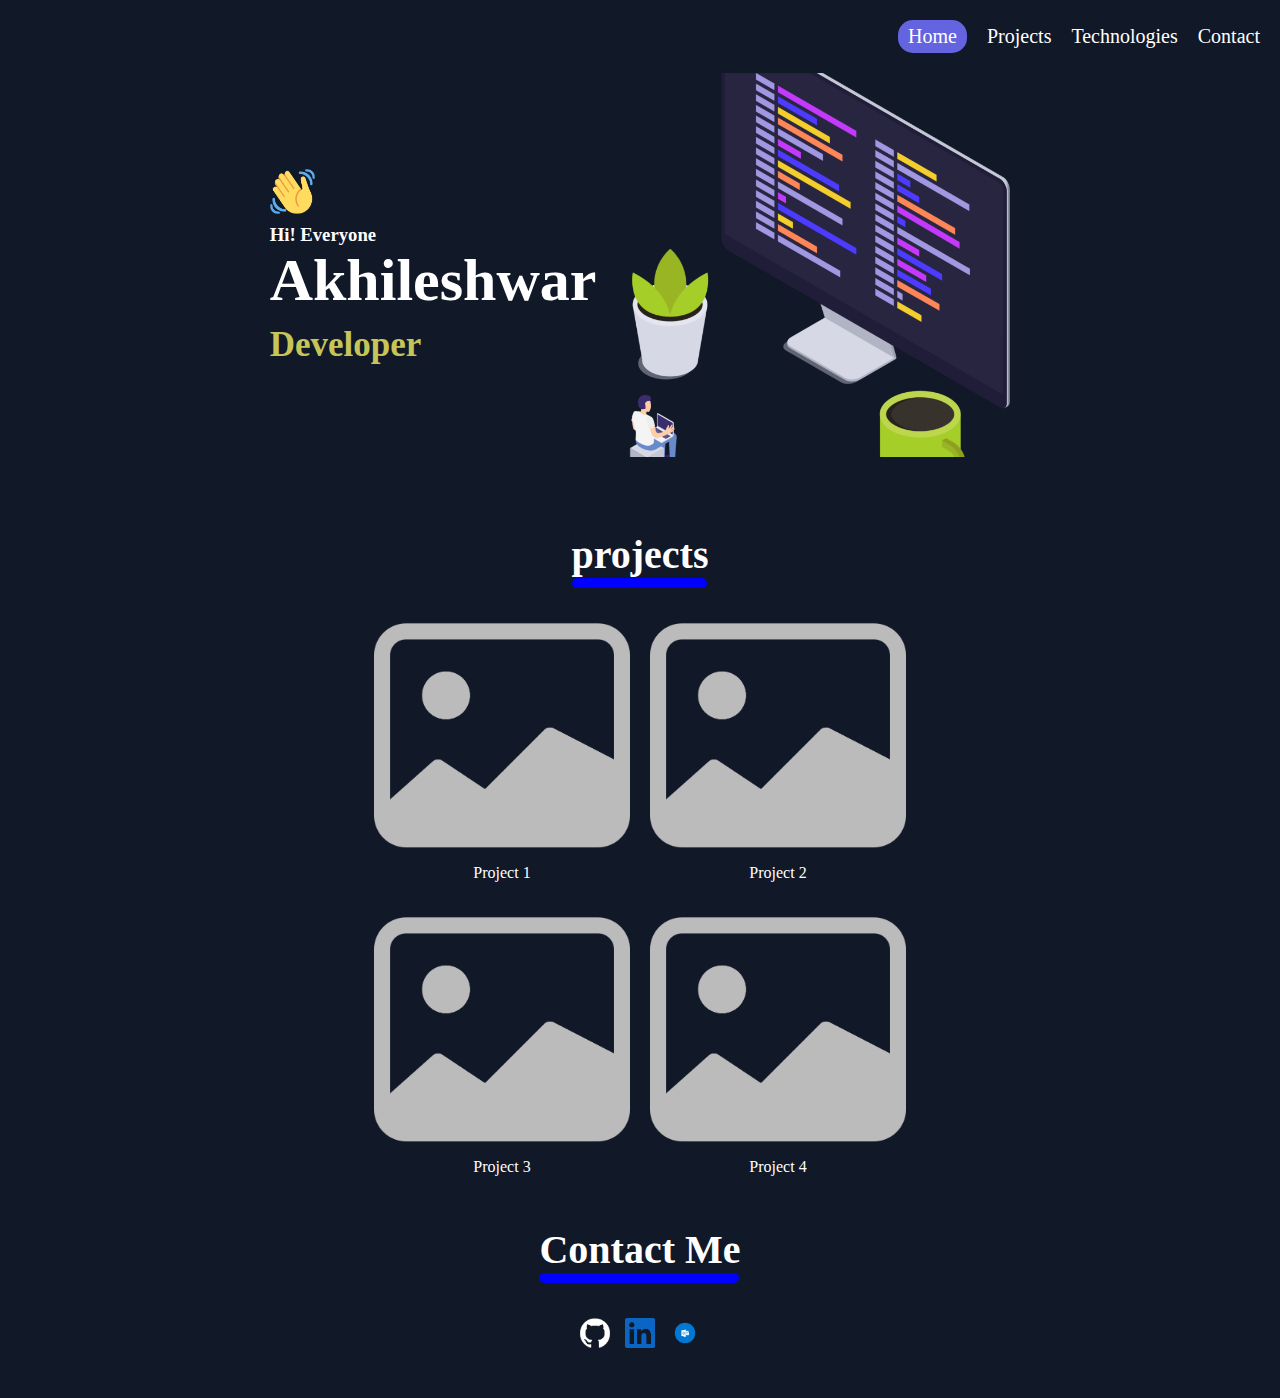
<file: 10 feb PJ/index.html>
<!DOCTYPE html>
<html lang="en">
<head>
    <meta charset="UTF-8">
    <meta http-equiv="X-UA-Compatible" content="IE=edge">
    <meta name="viewport" content="width=device-width, initial-scale=1.0">
    <link rel="stylesheet" href="style.css">
    <title>Document</title>
</head>
<body>
    <header>
        <nav>
            <ul>
                <li class="home-option">Home</li>
                <li>Projects</li>
                <li>Technologies</li>
                <li>Contact</li>
            </ul>
            <div>
                <img src="hambrger.png" alt="menu">
            </div>
        </nav>
        <section class="intro">
            <div class="intro-left">
                <div class="intro-line-1">
                    <img src="waving-hand.png" alt="hello">
                    <h3>Hi! Everyone</h3>
                </div>
                <div class="intro-line-2">
                    <h1>
                        Akhileshwar
                    </h1>
                    <h2>
                        Developer
                    </h2>
                </div>
            </div>
            <div class="intro-right">
                <img src="pc-image.png" alt="pc-image">
            </div>
        </section>
    </header>
    <main>
        <section class="projects">
            <div>
                <h1>
                    projects
                </h1>
                <div class="horizontal-divider"></div>
            </div>
            <div class="project-list">
                <div class="project">
                    <img src="image.png" alt="project-image">
                    <p>Project 1</p>
                </div>
                <div class="project">
                    <img src="image.png" alt="project-image">
                    <p>Project 2</p>
                </div>
                <div class="project">
                    <img src="image.png" alt="project-image">
                    <p>Project 3</p>
                </div>
                <div class="project">
                    <img src="image.png" alt="project-image">
                    <p>Project 4</p>
                </div>
            </div>
        </section>
    </main>
    <footer>
        <section class="contact">
            <div>
                <h1>
                Contact Me
            </h1>
            <div class="horizontal-divider-contact"></div>
        </div>
        <div class="socials">
            <img src="github.png" alt="socials">
            <img src="linkedin.png" alt="socials">
            <img src="outlook.png" alt="socials">
        </div>
        </section>
    </footer>
</body>
</html>
</file>
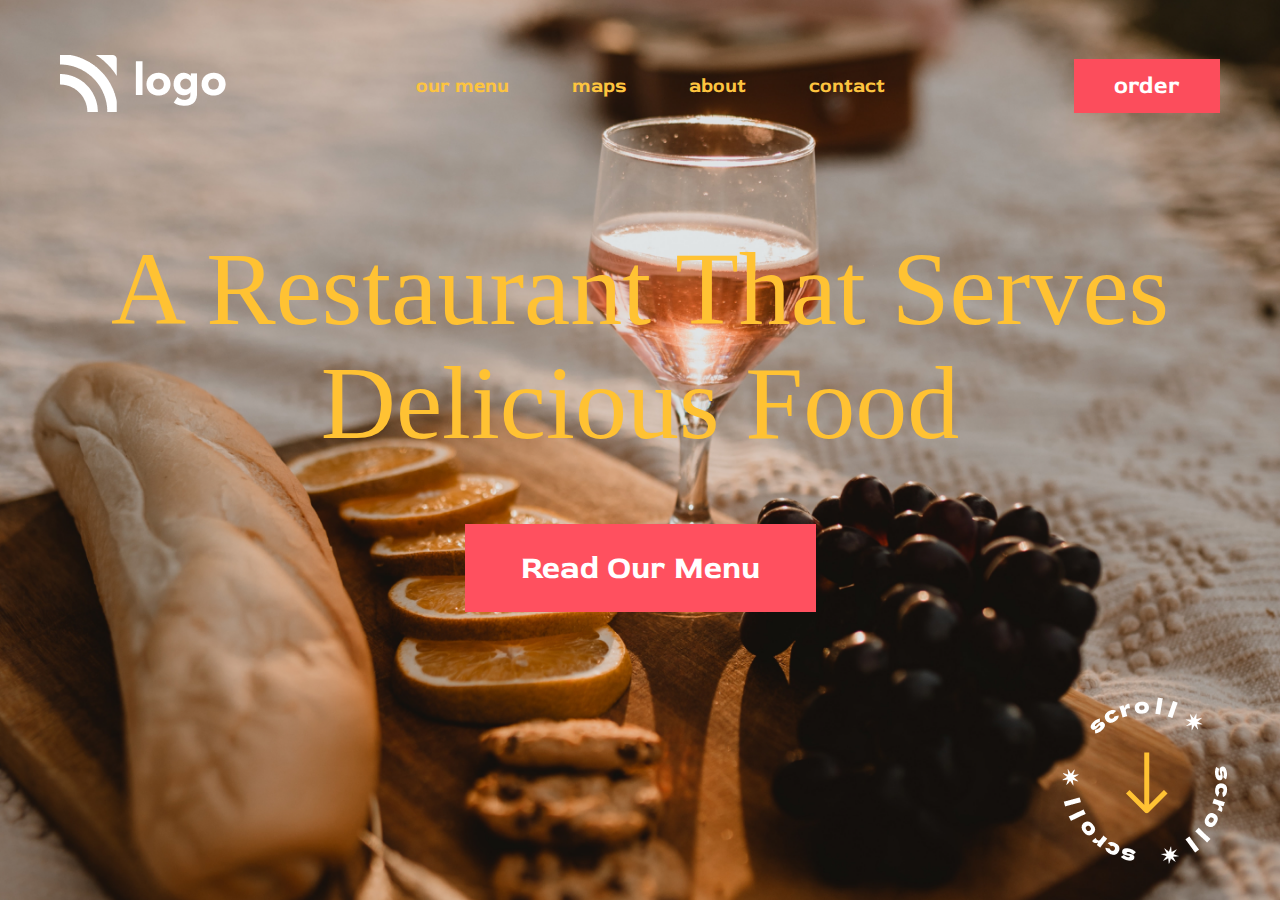
<file: project3/index.html>
<!DOCTYPE html>
<html lang="en">
<head>
    <meta charset="UTF-8">
    <meta http-equiv="X-UA-Compatible" content="IE=edge">
    <meta name="viewport" content="width=device-width, initial-scale=1.0">
    <link rel="stylesheet" href="style.css">
    <link rel="preconnect" href="https://fonts.googleapis.com">
    <link rel="preconnect" href="https://fonts.gstatic.com" crossorigin>
    <link href="https://fonts.googleapis.com/css2?family=Red+Rose:wght@300&display=swap" rel="stylesheet">
    <title>project 3</title>
</head>
<body>
    <div class="container">
        <section aria-label="navbar">
            <nav class="navbar">
                <div>
                    <img src="white-logo.png" alt="logo" class="logo">
                </div>
                <div>
                    <ul class="list">
                        <li class="list-item"><a href="#">our menu</a></li>
                        <li class="list-item"><a href="#">maps</a></li>
                        <li class="list-item"><a href="#">about</a></li>
                        <li class="list-item"><a href="#">contact</a></li>
                    </ul>
                </div>
                <div>
                    <button class="btn-small">order</button>
                </div>
            </nav>
        </section>
        <!-- hero section -->
        <section aria-label="hero">
            <div class="hero">
                <h1 class="hero-heading">A Restaurant That Serves Delicious Food</h1>
            <button class="btn-large">Read Our Menu</button>
            <div class="bottom">
                <div>
                    <img src="scrool.png" alt="">
                </div>
            </div>
           </div> 
        </section>
    </div>
</body>
</html>
</file>
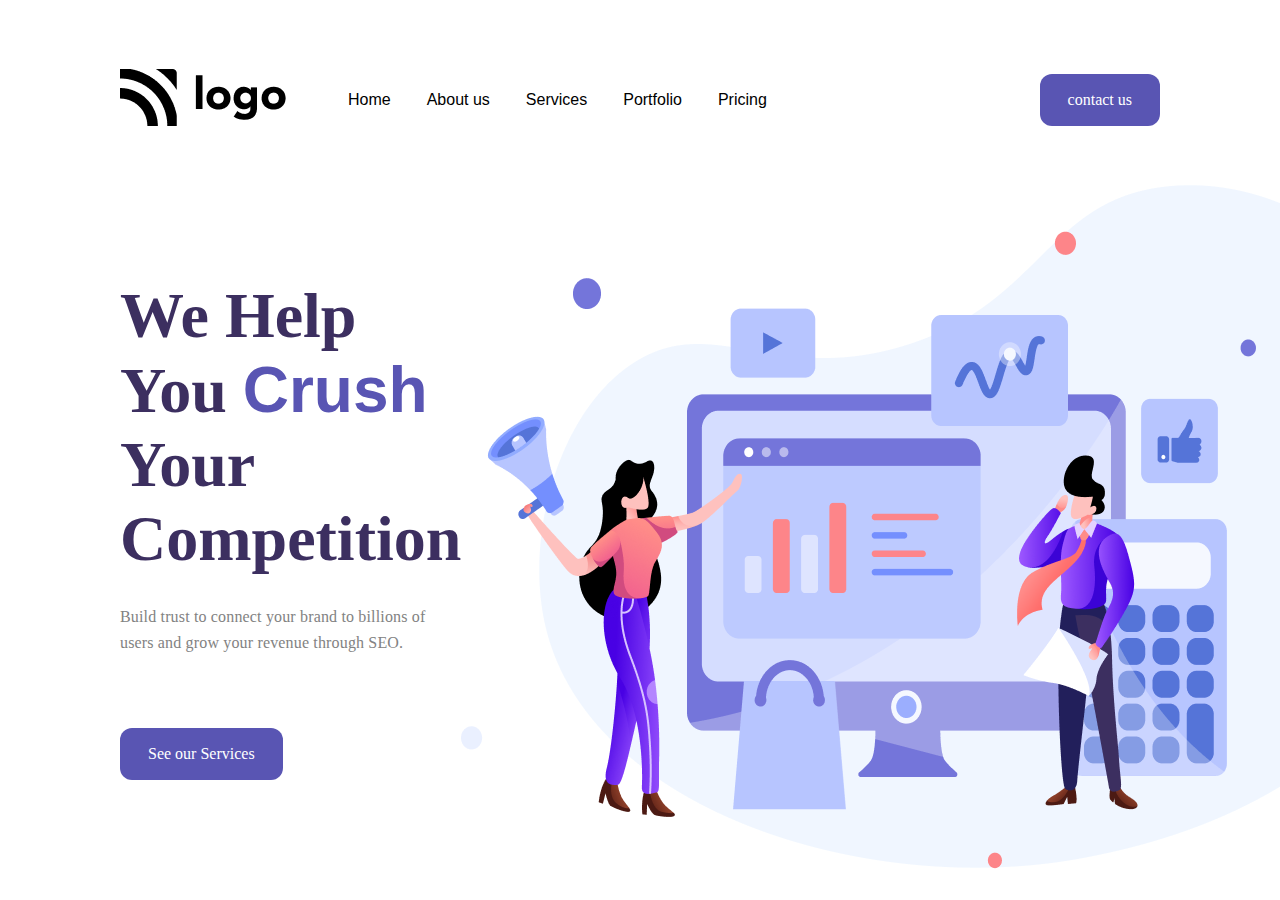
<file: project4/index.html>
<!DOCTYPE html>
<html lang="en">
<head>
    <meta charset="UTF-8">
    <meta http-equiv="X-UA-Compatible" content="IE=edge">
    <meta name="viewport" content="width=device-width, initial-scale=1.0">
    <link rel="stylesheet" href="style.css">
    <title>project 4</title>
</head>
<body>
    <div class="container">
        <section aria-label="navbar">
            <nav class="navbar-container">
                <div>
                    <img src="Logo.png" alt="logo" class="logo">
                </div>
                <div class="grow-list">
                    <ul class="list">
                        <li class="list-item">Home</li>
                        <li class="list-item">About us</li>
                        <li class="list-item">Services</li>
                        <li class="list-item">Portfolio</li>
                        <li class="list-item">Pricing</li>
                    </ul>
                </div>
                <div class="button-group">
                    <button class="nav-button">contact us</button>
                </div>
            </nav>
        </section>
        <!-- banner -->
        <section aria-label="banner">
            <div class="banner-container">
                <!-- left text -->
                <div>
                    <h1 class="heading-text"> We Help You <span>Crush</span> Your Competition</h1>
                    <p class="description">Build trust to connect your brand to billions of users and grow
                        your revenue through SEO.</p>
                        <button class="nav-button btn">See our Services</button>
                </div>
                <!-- right text -->
                <div>
                    <img src="Header Illustration.png" alt="illustrations"/>
                </div>
            </div>
        </section>
    </div>
</body>
</html>
</file>
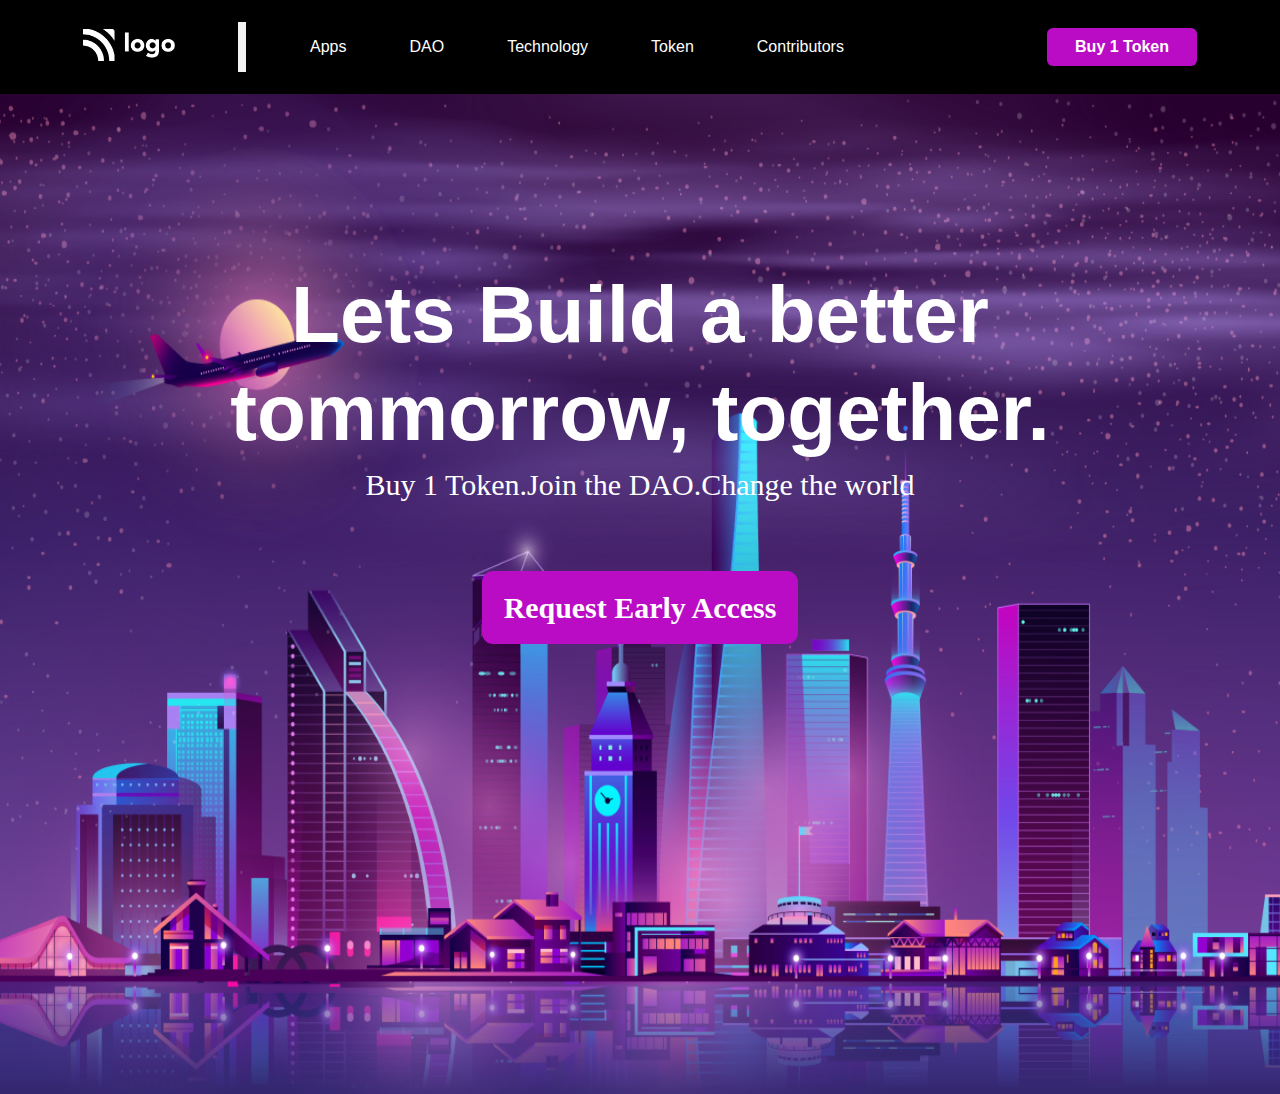
<file: project5/index.html>
<!DOCTYPE html>
<html lang="en">
<head>
    <meta charset="UTF-8">
    <meta http-equiv="X-UA-Compatible" content="IE=edge">
    <meta name="viewport" content="width=device-width, initial-scale=1.0">
    <link rel="stylesheet" href="style.css">
    <title>project 5</title>
</head>
<body>
    <div class="container">
        <section aria-label="navbar">
            <nav class="navbar">
                <div>
                    <img src="white-logo.png" alt="logo" class="logo"/>
                </div>
                <div class="line"></div>
                <div class="grow-list">
                    <ul class="list">
                        <li class="list-item">Apps</li>
                        <li class="list-item">DAO</li>
                        <li class="list-item">Technology</li>
                        <li class="list-item">Token</li>
                        <li class="list-item">Contributors</li>
                    </ul>
                </div>
                <div>
                    <button class="btn-small">Buy 1 Token</button>
                </div>
            </nav>
        </section>
        <!-- banner -->
        <section aria-label="hero">
            <div class="hero">
                <h1 class="hero-heading">Lets Build a better<br> tommorrow, together.</h1>
                <p class="class-description">Buy 1 Token.Join the DAO.Change the world</p>
                <button class="btn-large">Request Early Access</button>
            </div>
        </section>
    </div>
</body>
</html>
</file>
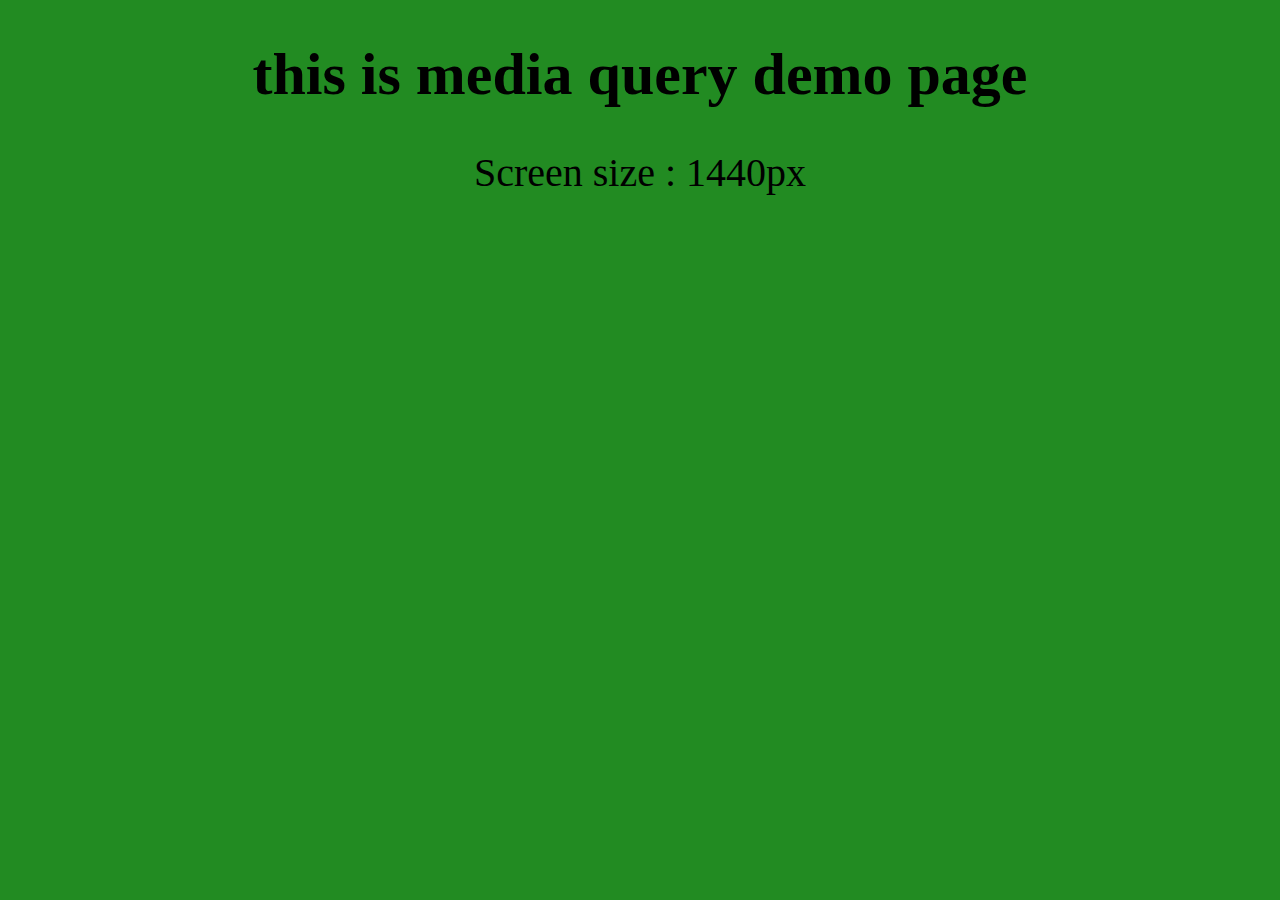
<file: responsive/index.html>
<!DOCTYPE html>
<html lang="en">
<head>
    <meta charset="UTF-8">
    <meta http-equiv="X-UA-Compatible" content="IE=edge">
    <meta name="viewport" content="width=device-width, initial-scale=1.0">
    <link rel="stylesheet" href="style.css">
    <title>Document</title>
</head>
<body>
    <h1>this is media query demo page</h1>
    <p class="laptop_large">Screen size : 1440px</p>
    <p class="laptop">Screen size : 1024px</p>
    <p class="tablet">Screen size : 768px</p>
    <p class="mobile">Screen size : 425px</p>
</body>
</html>
</file>
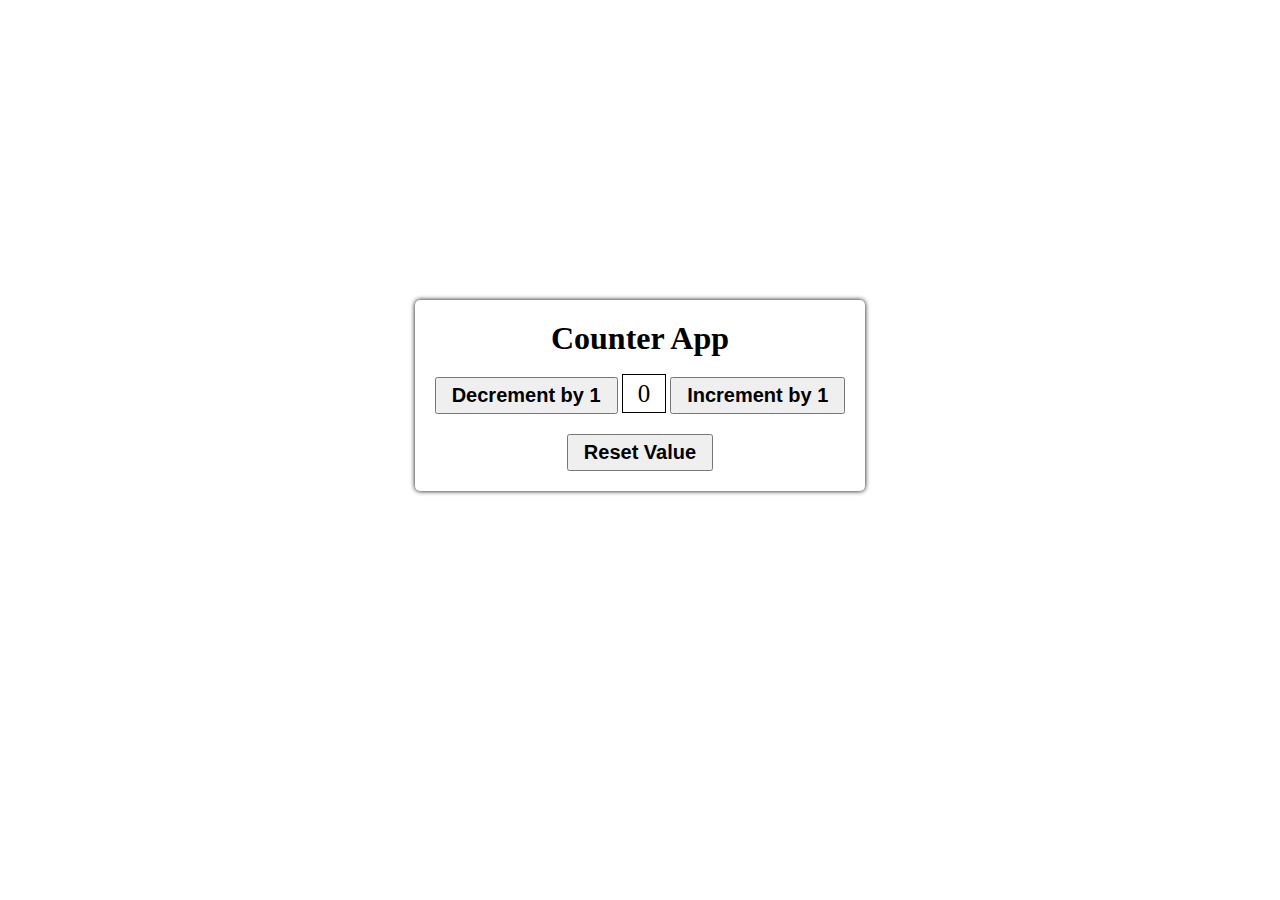
<file: DOM Assingment/counter pp/index.html>
<!DOCTYPE html>
<html lang="en">
  <head>
    <meta charset="UTF-8" />
    <meta http-equiv="X-UA-Compatible" content="IE=edge" />
    <meta name="viewport" content="width=device-width, initial-scale=1.0" />
    <title>Counter App</title>

    <!-- adding the css file -->
    <link rel="stylesheet" href="style.css" />
  </head>
  <body>
    <!-- for counter app card -->
    <div class="container">
      <h1>Counter App</h1>

      <div>
        <button id="decrementBtn">Decrement by 1</button>
        <span id="displayValue">0</span>
        <button id="incrementBtn">Increment by 1</button>
      </div >

      <!-- button to reset the value -->
      <button id="resetBtn">Reset Value</button>
    </div>
  </body>

  <!-- adding the js file -->
  <script src="./script.js"></script>
</html>
</file>
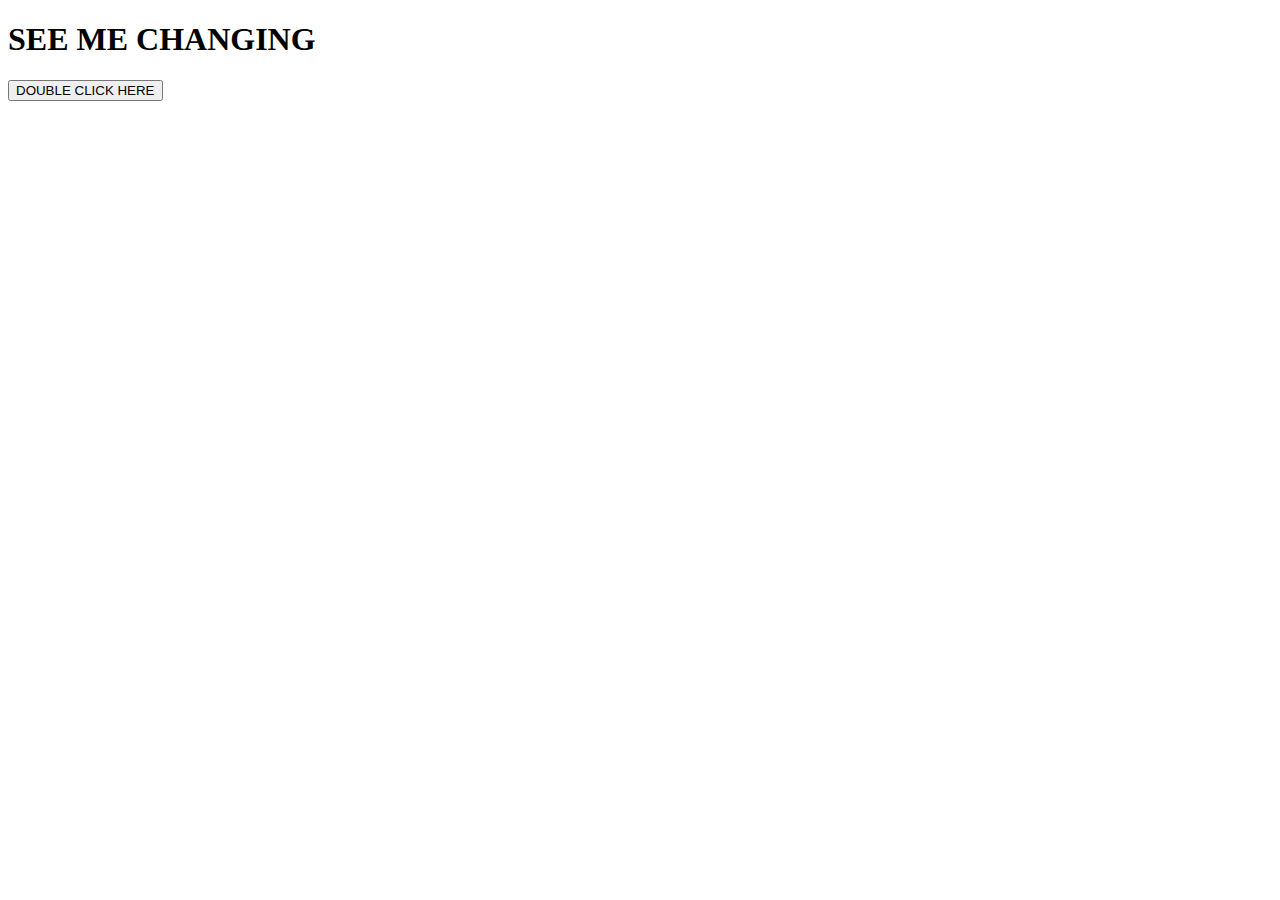
<file: DOM Assingment/double click/index.html>
<!DOCTYPE html>
<html lang="en">
<head>
    <meta charset="UTF-8">
    <meta http-equiv="X-UA-Compatible" content="IE=edge">
    <meta name="viewport" content="width=device-width, initial-scale=1.0">
    <title>Document</title>
</head>
<body>
    <h1 class="heading">SEE ME CHANGING</h1>
    <button id="dbclick" ondblclick="alertt()">DOUBLE CLICK HERE</button>
    <script>
        function alertt() {
            document.querySelector(".heading").innerHTML="welcome";
        }
    </script>
</body>
</html>
</file>
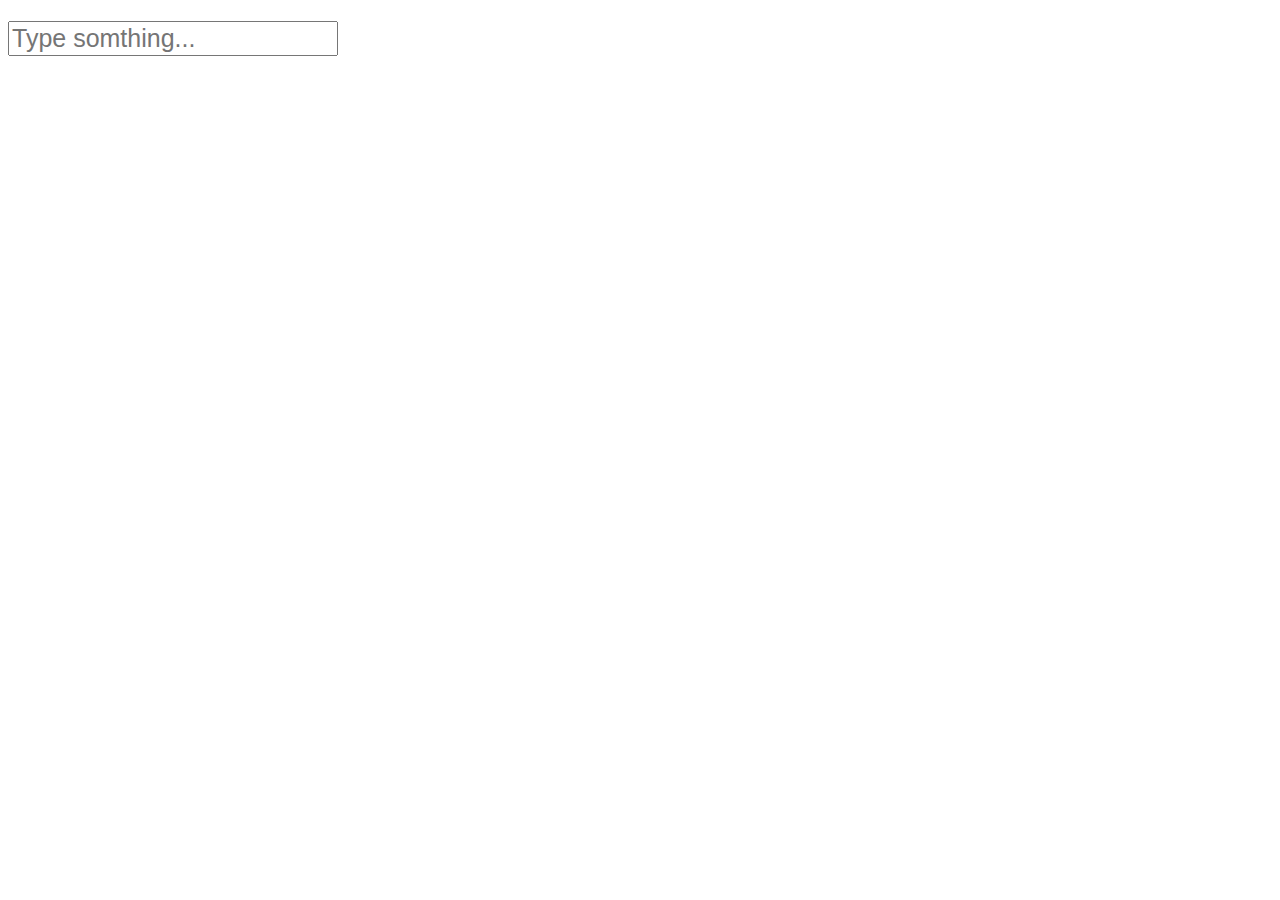
<file: DOM Assingment/key press/index.html>
<!-- <!DOCTYPE html>
<html lang="en">
<head>
    <meta charset="UTF-8">
    <meta http-equiv="X-UA-Compatible" content="IE=edge">
    <meta name="viewport" content="width=device-width, initial-scale=1.0">
    <title>Document</title>
</head>
<body>
    <h1 class="heading">SEE ME CHANGING</h1>
    <button id="dbclick" onkeypress="alertt()">PRESS KEY</button>
    <script>
        function alertt() {
            document.querySelector(".heading").innerHTML="KEY IS PRESSED SUCCESSFULLY";
        }
    </script>
</body>
</html> -->


<!DOCTYPE html>
<html lang="en">
<head>
    <meta charset="UTF-8">
    <meta http-equiv="X-UA-Compatible" content="IE=edge">
    <meta name="viewport" content="width=device-width, initial-scale=1.0">
    <title>KeyPress</title>
    <style>
        #display {
  color: red;
}

#input-box {
  font-size: 25px;
}

    </style>
</head>
<body>
    <div>
        <h1 id="display"></h1>
        <input id="input-box" type="text" placeholder="Type somthing..."/>
    </div>  
    <script>
        let inputBox = document.getElementById('input-box') 
let display = document.getElementById('display')


// // adding a keypress event listener to the inputbox
inputBox.addEventListener('keypress', function(e){
    display.innerText ="you have Pressed " + e.key
})
    </script>
</body>
</html>
</file>
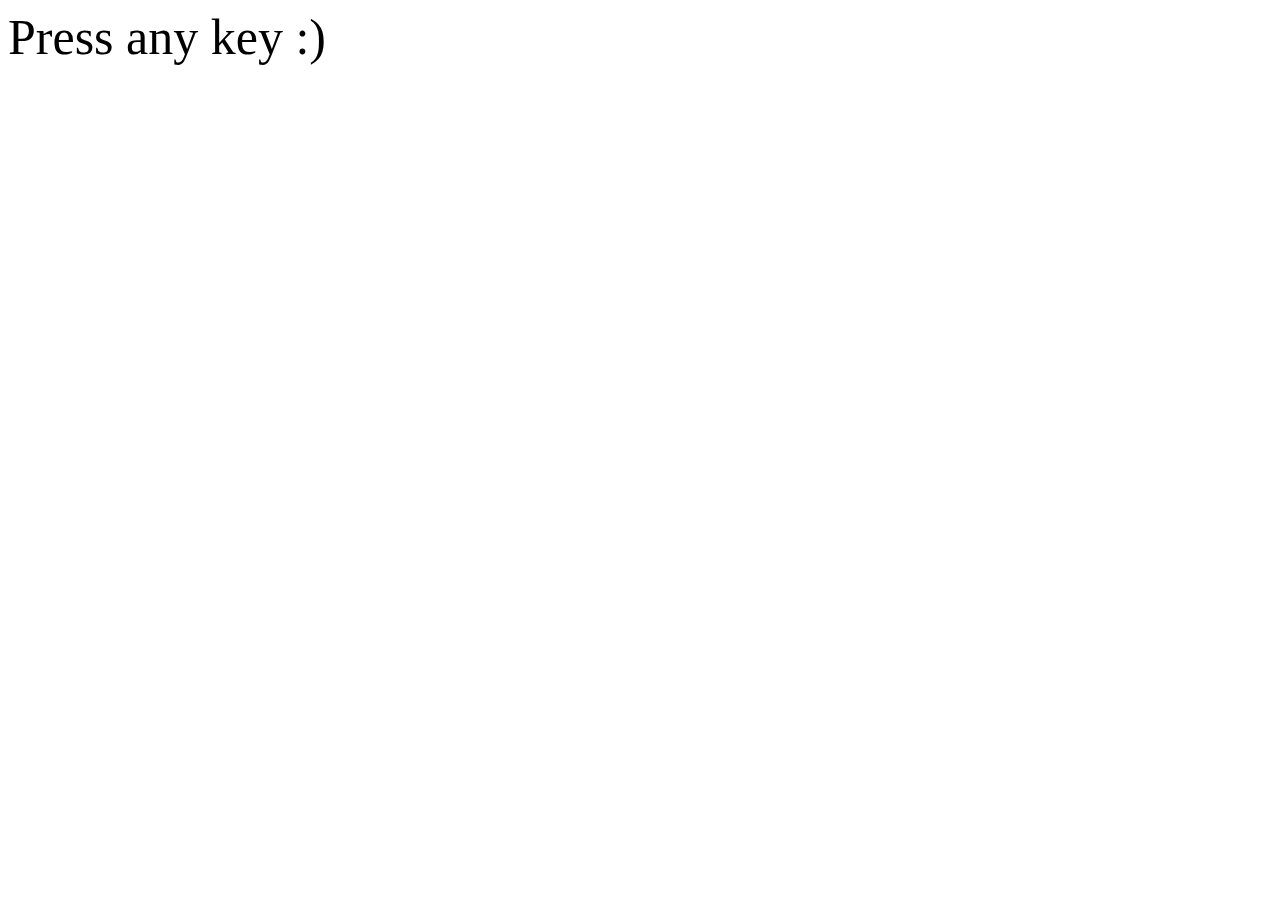
<file: DOM Assingment/keydown keyup/index.html>
<!DOCTYPE html>
<html lang="en">
<head>
    <meta charset="UTF-8">
    <meta http-equiv="X-UA-Compatible" content="IE=edge">
    <meta name="viewport" content="width=device-width, initial-scale=1.0">
    <title>keyDown</title>
    
    <style>
        #container {
  height: 100vh;
}

#display {
  font-size: 50px;
}

    </style>
</head>
<body>
    <div id="container">
        <div id="display">Press any key :)</div>
    </div>  
    <script>
// keydown and keyup event

// keydown
// The keydown event is fired when a key is pressed

//keyup
// The keyup event is fired when a key is released.

let container = document.getElementById("container");
let display = document.getElementById("display");

// adding a keydown event listener to the document
document.addEventListener("keydown", function (e) {
  display.style.color = "red";
  display.innerText = e.key + " is keyDown";
});

// adding a keyup event listener to the document
document.addEventListener("keyup", function (e) {
  display.style.color = "green";
  display.innerText = e.key + " is keyUp";
});
    </script>
</body>
</html>
</file>
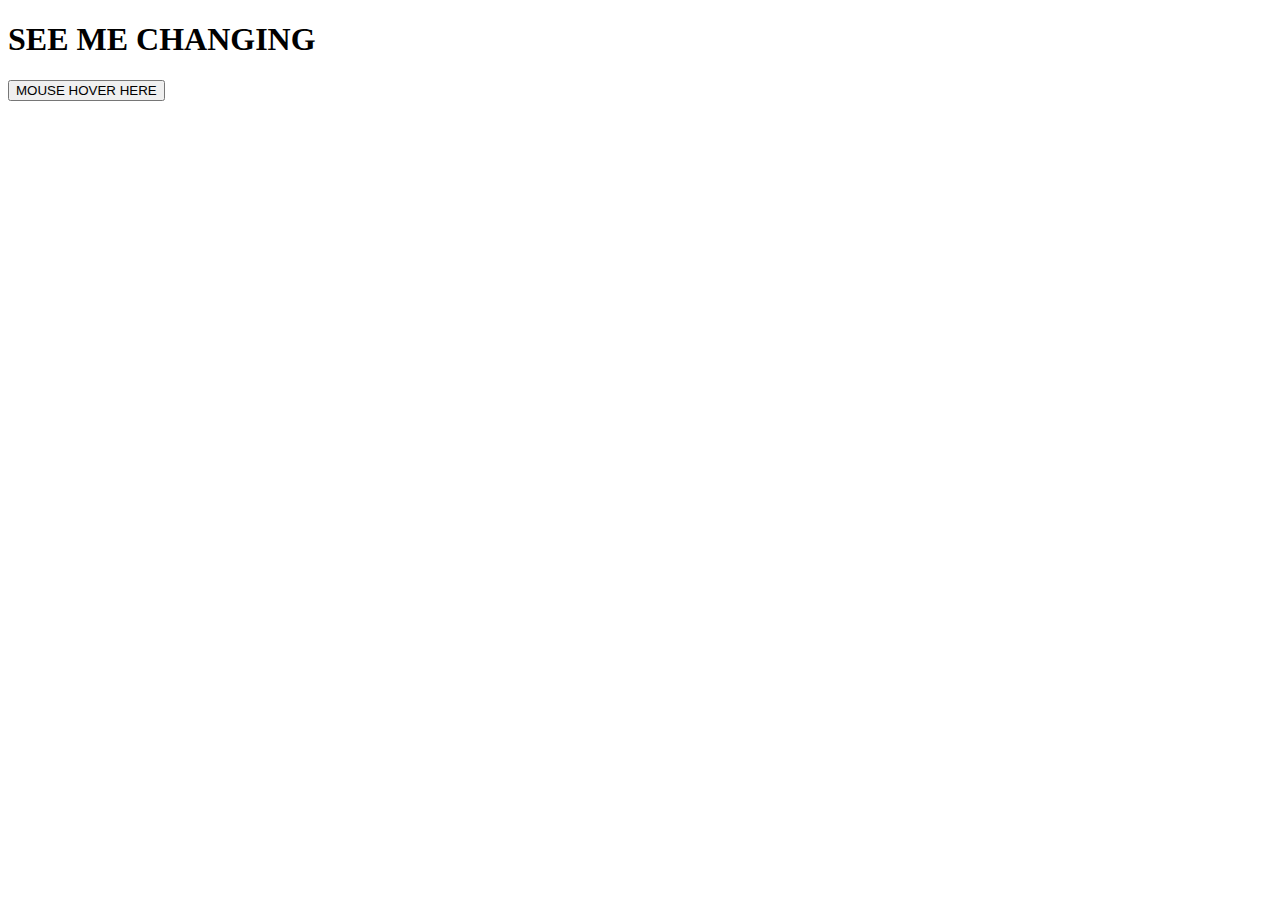
<file: DOM Assingment/mouseout/index.html>
<!DOCTYPE html>
<html lang="en">
<head>
    <meta charset="UTF-8">
    <meta http-equiv="X-UA-Compatible" content="IE=edge">
    <meta name="viewport" content="width=device-width, initial-scale=1.0">
    <title>Document</title>
</head>
<body>
    <h1 class="heading">SEE ME CHANGING</h1>
    <button id="dbclick" onmouseout="alertt()">MOUSE HOVER HERE</button>
    <script>
        function alertt() {
            document.querySelector(".heading").innerHTML="MOUSE OUT";
        }
    </script>
</body>
</html>
</file>
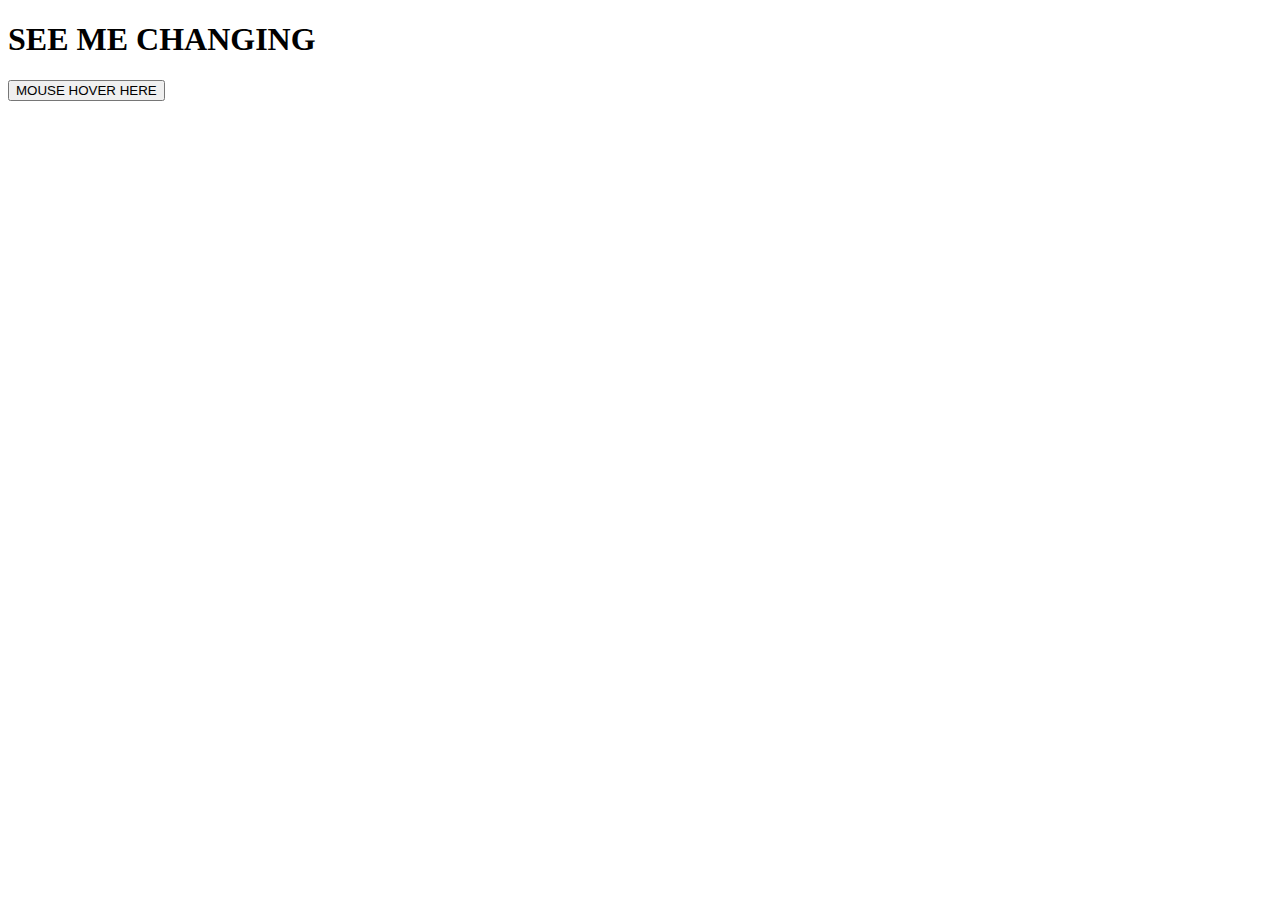
<file: DOM Assingment/mouseover/index.html>
<!DOCTYPE html>
<html lang="en">
<head>
    <meta charset="UTF-8">
    <meta http-equiv="X-UA-Compatible" content="IE=edge">
    <meta name="viewport" content="width=device-width, initial-scale=1.0">
    <title>Document</title>
</head>
<body>
    <h1 class="heading">SEE ME CHANGING</h1>
    <button id="dbclick" onmouseover="alertt()">MOUSE HOVER HERE</button>
    <script>
        function alertt() {
            document.querySelector(".heading").innerHTML="its done";
        }
    </script>
</body>
</html>
</file>
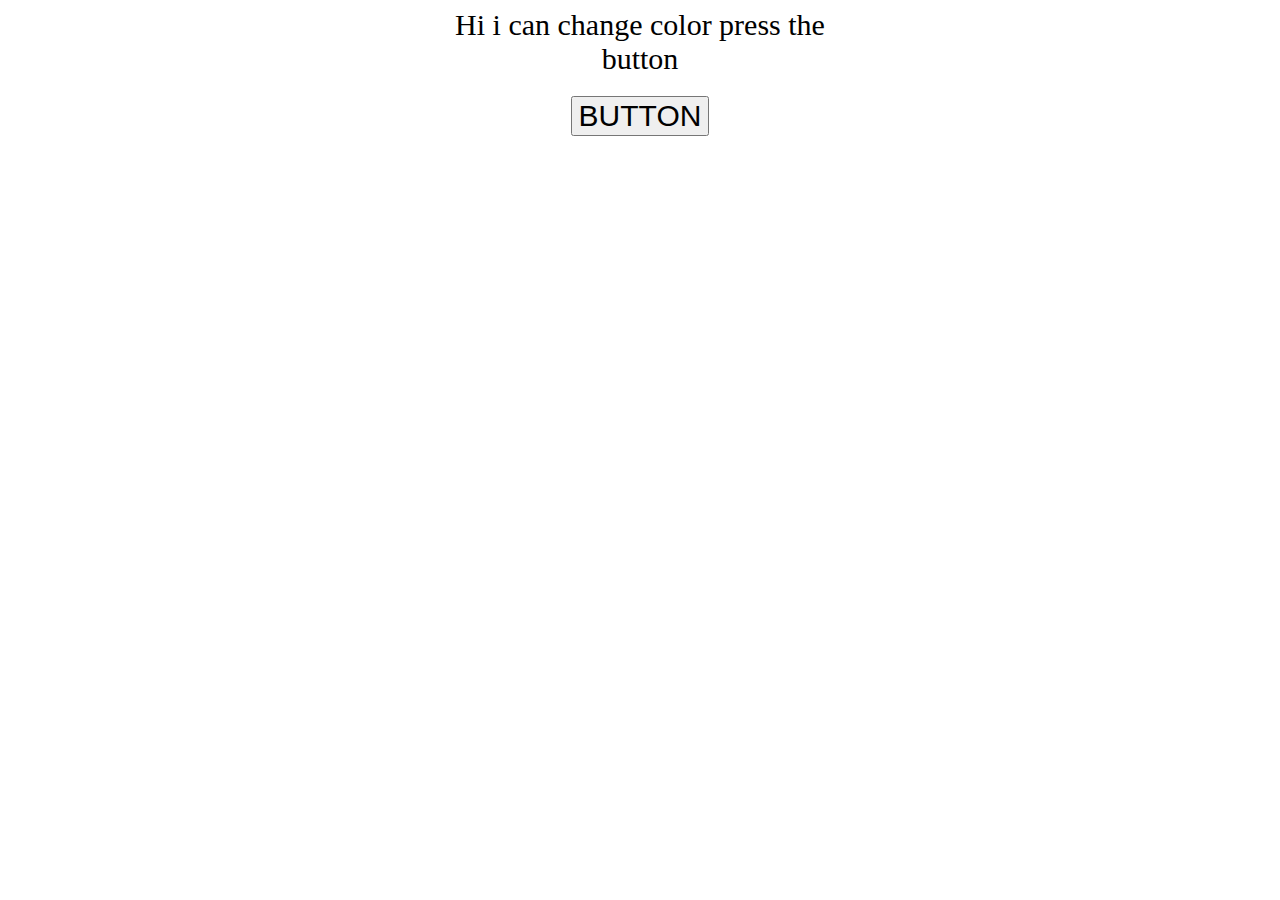
<file: DOM Assingment/onclick/index.html>
<!DOCTYPE html>
<html lang="en">
<head>
    <meta charset="UTF-8">
    <meta http-equiv="X-UA-Compatible" content="IE=edge">
    <meta name="viewport" content="width=device-width, initial-scale=1.0">
    <title>Document</title>
    <style>
        .box{
            font-size: 30px;
            display: flex;
            text-align: center;
            justify-content: center;;
        }
        .btn{
            font-size: 30px;
            display: flex;
            text-align: center;
            justify-content: center;
            text-align: center;
            margin: 20px auto;
        }
    </style>
</head>
<body>
    <div class="box">Hi i can change color press the<br> button</div>
    <button class="btn" onclick="changeColor()">BUTTON</button>
    <script>
        function changeColor() {
            document.querySelector('.box').style.color ='green';
        }
    </script>
</body>
</html>
</file>
<file: 10 feb PJ/style.css>
*{
    margin: 0;
    padding: 0;
    box-sizing: border-box;
    background-color: #111827;
    color: white;
}
img:hover{
    cursor: pointer;
}
nav{
    margin: 20px;
}
nav ul{
    display: flex;
    flex-direction: row;
    justify-content: right;
    align-items: center;
    gap: 20px;
}
nav>ul>li{
    list-style-type: none;
    font-size: 20px;
}
img[alt="menu"]{
    width: 20px;
    display: none;
}
.home-option{
    padding: 5px 10px;
    background: rgb(100, 100, 224);
    border-radius: 15px;
}
.intro{
    max-width: 100vw;
    margin: 20px;
    display: flex;
    flex-direction: row;
    justify-content: center;
    align-items: center;
    gap: 30px;
}
.intro-line-1{
    display: flex;
    flex-direction: column;
    justify-content: center;
    gap: 10px;
}
.intro-line-2{
    display: flex;
    flex-direction: column;
    justify-content: center;
    gap: 10px;
}
.intro-line-2 h1{
    font-size: 60px;
}
.intro-line-2 h2{
    font-size: 35px;
    color: rgb(197, 197, 89);
}
.projects{
    margin-top: 70px;
    display: flex;
    flex-direction: column;
    justify-content: center;
    align-items: center;
}
.projects div h1{
    font-size: 40px;
}
.horizontal-divider{
    height: 10px;
    width: 135px;
    background-color: blue;
    border-radius: 20px;
    margin-bottom: 20px;
}
.project-list{
    display: grid;
    grid-template-columns: 1fr 1fr;
    align-items: center;
    justify-content: center;
    row-gap: 20px;
    column-gap: 20px;
}
img[alt="hello"]{
    width: 45px;
}
img[alt="pc-image"]{
    width: 30vw;
}
img[alt="project-image"]{
    width: 20vw;
}
.project{
    display: flex;
    flex-direction: column;
    justify-content: center;
    align-items: center;
}
.contact{
    margin: 50px;
    display: flex;
    flex-direction: column;
    justify-content: center;
    align-items: center;
    gap: 15px;
}
.contact div h1{
    font-size: 40px;
}
.horizontal-divider-contact{
    height: 10px;
    width: 200px;
    background-color: blue;
    border-radius: 20px;
    margin-bottom: 20px;
}
.socials{
    display: flex;
    justify-content: center;
    align-items: center;
    gap: 15px;
}
img[alt="socials"]{
    width: 30px;
}
@media screen and (max-width: 576px) {
    nav ul{
        display: none;
    }
    img[alt="menu"]{
        display: block;
    }
    .intro{
        display: flex;
        flex-direction: column;
    }
    img[alt="pc-image"]{
        width: 60vw;
    }
    .intro-line-1{
        display: flex;
        flex-direction: column;
        justify-content: center;
        align-items: center;
        gap: 10px;
        font-size: 20px;
    }
    .intro-line-2 h1{
        font-size: 40px;
    }
    .intro-line-2 h2{
        font-size: 25px;
        text-align: center;
    }
    .project-list{
        display: grid;
        grid-template-columns: 1fr;
        align-items: center;
        justify-content: center;
        row-gap: 20px;
        column-gap: 20px; 
    }
    img[alt="project-image"]{
        width: 55vw;
    }
    .projects div h1{
        font-size: 35px;
    }
    .contact div h1{
        font-size: 35px;
    }
    .horizontal-divider-contact{
        height: 10px;
        width: 180px;
        background-color: blue;
        border-radius: 20px;
        margin-bottom: 20px;
    }
    

}
</file>
<file: project3/style.css>
*{
    margin: 0;
    padding: 0;
    box-sizing: border-box;
    font-family: "Red Rose", cursive;
}

body{
    width: 100%;
    height: 100%;
    background-image:url("pexels-maxyne-barcel-10402282 1.png");
    background-size: cover;
    background-attachment: fixed;
}
.navbar{
    display: flex;
    justify-content: space-between;
    align-items: center;
    padding: 0 60px 0 60px;
    margin-top: 55px;
}

.list,
.list a{
    display: flex;
    align-items: center;
    gap: 63px;
    list-style: none;
    font-family: "Red Rose";
    font-style: normal;
    font-weight: 700;
    font-size: 20px;
    line-height: 22px;
    color: #fdc43f;
    text-decoration: none;
  
  }
  
  .logo,
  .list-item {
    cursor: pointer;
  }
  
  .btn-small {
    padding: 12px 40px;
    background-color: #fc4d5c;
    border: none;
    font-family: "Red Rose";
    font-style: normal;
    font-weight: 700;
    font-size: 24px;
    line-height: 30px;
    color: #ffffff;
    cursor: pointer;
  }

.hero{
    max-width: 1154px;
    margin: 0 auto;
    text-align: center;
    margin-top: 115px;
}

.hero-heading {
    font-family: "Dela Gothic One", cursive;
    font-style: normal;
    font-weight: 400;
    font-size: 104px;
    line-height: 114px;
    /* or 110% */
    color: #ffc233;
  }
  
  .btn-large {
    background: #ff505f;
    font-family: "Red Rose";
    font-style: normal;
    font-weight: 700;
    font-size: 32px;
    line-height: 40px;
    color: #ffffff;
    border: none;
    padding: 24px 56px;
    margin-top: 64px;
    cursor: pointer;
  }
  
  .bottom {
    position: absolute;
    bottom: 20px;
    right: 40px;
  }
</file>
<file: project4/style.css>
* {
    margin: 0;
    padding: 0;
    box-sizing: border-box;
    font-family: "Poppins", sans-serif;
  }
  
  .container {
    max-width: 130rem;
    margin: 0 auto;
    padding: 0 120px;
  }
  
  .navbar-container {
    display: flex;
    align-items: center;
    justify-content: space-between;
    margin-top: 69px;
  }
  
  .grow-list {
    flex-grow: 1;
    padding-left: 62px;
  }
  
  .list {
    display: flex;
    align-items: center;
    list-style: none;
    gap: 36px;
    font-family: "Poppins";
    font-style: normal;
    font-weight: 500;
    font-size: 16px;
    line-height: 24px;
    color: #000;
  }
  
  .list li,.logo {
    cursor: pointer;
  }
  
  .list li:hover {
    color: #5955b3;
  }
  
  .nav-button {
    padding: 14px 28px;
    background-color: #5955b3;
    border: none;
    border-radius: 12px;
    font-family: "Poppins";
    font-style: normal;
    font-weight: 500;
    font-size: 16px;
    line-height: 24px;
    display: flex;
    align-items: center;
    text-align: center;
    color: #ffffff;
  }
  
  .banner-container {
    display: flex;
    align-items: center;
    justify-content: space-between;
    margin-top: 55px;
  }
  
  .heading-text {
    font-family: "Poppins";
    font-style: normal;
    font-weight: 600;
    font-size: 64px;
    line-height: 74px;
    color: #3c2f60;
  }
  
  .heading-text span {
    color: #5955b3;
  }
  
  .description {
    font-family: "Poppins";
    font-style: normal;
    font-weight: 400;
    font-size: 16px;
    line-height: 26px;
    letter-spacing: 0.01em;
    color: #828282;
    margin-top: 28px;
  }
  
  .btn {
    margin-top: 72px;
  }
</file>
<file: project5/style.css>
*{
    margin: 0;
    padding: 0;
    box-sizing: border-box;
    font-family: "Poppins", sans-serif;
}

.navbar{
    display: flex;
    justify-content: space-between;
    align-items: center;
    padding: 31px 83px;
    height: 94px;
    background-color: #000;
}

.grow-list{
    flex-grow: 1;
}

img{
    width: 92px;
    height: 32px;
}

.line{
    width: 8px;
    height: 50px;
    background-color: #f4f3f3;
    margin-left: 63px;
}

.list{
    display: flex;
    align-items: center;
    gap:63px;
    list-style: none;
    font-family: "Poppins", sans-serif;
    font-style: normal;
    font-family: 600;
    font-size: 16px;
    line-height: 24px;
    color: #ffffff;
    margin-left: 64px;
}

.logo,.list-item{
    cursor: pointer;
}

.btn-small{
    padding: 7px 28px;
    background: #ba0cc5;
    border-radius: 6px;
    border: none;
    font-family: "Poppins", sans-serif;
    font-style: normal;
    font-weight: 600;
    font-size: 16px;
    line-height: 24px;
    color: #ffffff;
    cursor: pointer;
}
  /* ------------------------------ */
/* ---------- HERO ------------ */
/* ------------------------------ */
.hero {
    background-image: url("bg.png");
    background-size: 100% 100%;
    text-align: center;
    height: 1000px;
  }
  
  .hero-heading {
    max-width: 846px;
    margin: 0 auto;
    font-style: normal;
    font-weight: 700;
    font-size: 80px;
    line-height: 98px;
    text-align: center;
    color: #ffffff;
    padding-top: 172px;
  }
  
  .class-description {
    font-family: "Poppins";
    font-style: normal;
    font-weight: 500;
    font-size: 30px;
    line-height: 45px;
    color: #ffffff;
  }

  .btn-large {
    background: #ba0cc5;
    border-radius: 11.2308px;
    font-family: "Poppins";
    font-style: normal;
    font-weight: 600;
    font-size: 29.9487px;
    line-height: 45px;
    color: #ffffff;
    border: none;
    padding: 14px 22px;
    margin-top: 64px;
    cursor: pointer;
  }
</file>
<file: responsive/style.css>
body{
    height: 100%;
    background-color: aquamarine;
}
h1{
    font-size: 60px;
    text-align: center;
}
.laptop_large,
.laptop,
.tablet,
.mobile {
  font-size: 40px;
  text-align: center;
  display: none;
}

@media screen and (min-width: 0px) {
    body {
      background-color: crimson;
    }
  
    .mobile {
      display: block;
    }
  }
  
  @media screen and (min-width: 425px) {
    body {
      background-color: aqua;
    }
  
    .mobile {
      display: none;
    }
  
    .tablet {
      display: block;
    }
  }
  
  @media screen and (min-width: 768px) {
    body {
      background-color: darkgoldenrod;
    }
  
    .mobile {
      display: none;
    }
  
    .tablet {
      display: none;
    }
  
    .laptop {
      display: block;
    }
  }
  
  @media screen and (min-width: 1024px) {
    body {
      background-color: forestgreen;
    }
  
    .mobile {
      display: none;
    }
  
    .tablet {
      display: none;
    }
  
    .laptop {
      display: none;
    }
  
    .laptop_large {
      display: block;
    }
  }
</file>
<file: DOM Assingment/counter pp/style.css>
* {
    margin: 0;
    padding: 0;
    outline: 0;
    box-sizing: border-box;
  }
  
  body {
    display: flex;
    align-items: center;
    justify-content: center;
  }
  
  /* designing the counter container */
  .container {
    margin: 300px;
    display: flex;
    justify-content: center;
    align-items: center;
    flex-direction: column;
    gap: 20px;
    box-shadow: 0 0 5px black;
    padding: 20px;
    border-radius: 5px;
  }
  
  /* designing the buttons */
  button {
    padding: 5px 15px;
    font-size: 20px;
    font-weight: bold;
  }
  .rstbtn{
      padding: 5px 15px;
      font-size: 20px;
      display: flex;
      justify-content: center;
      align-items: center;
  }
  
  #displayValue {
    font-size: 25px;
    padding: 5px 15px;
    border: 1px solid black;
  }
</file>
